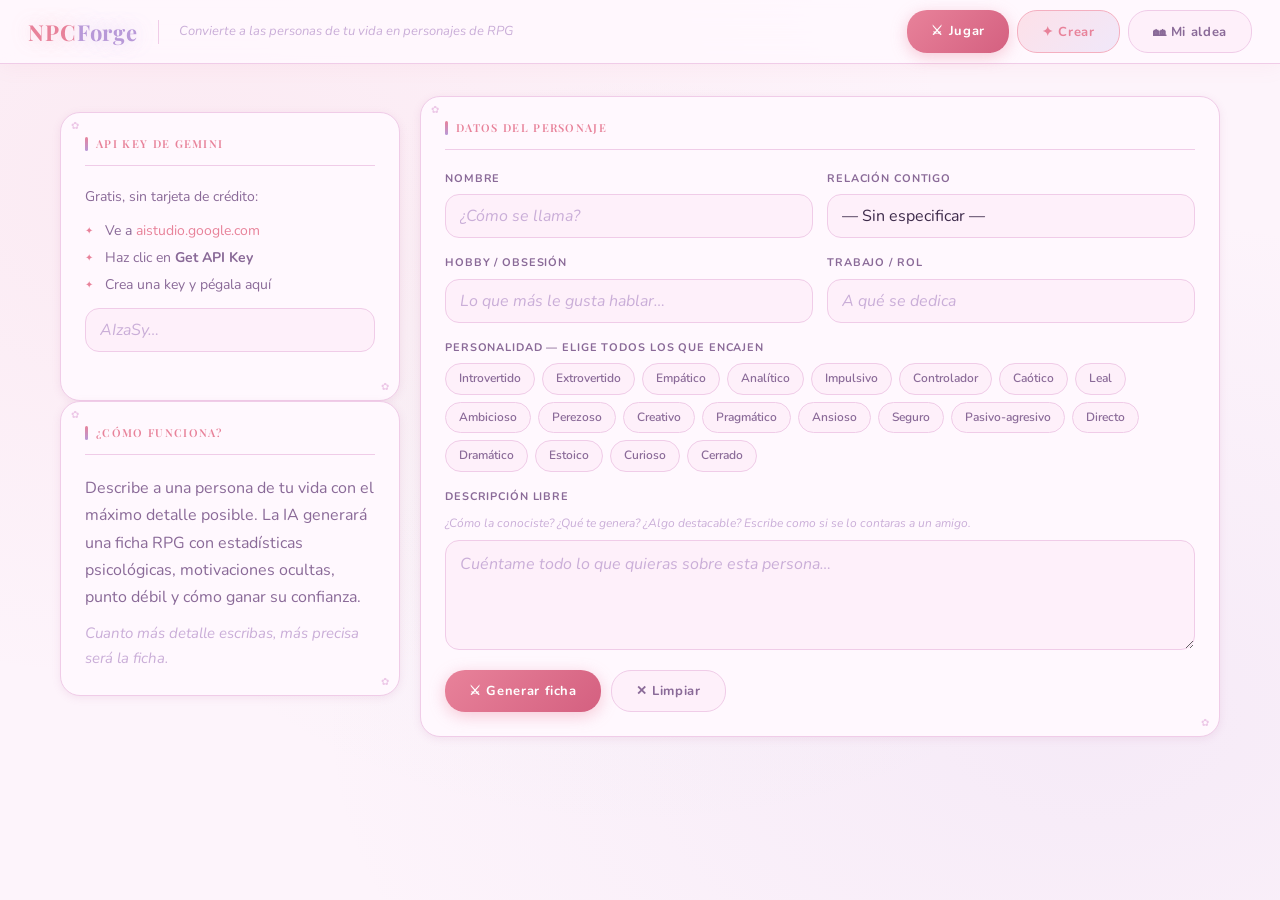
<file: index.html>
<!DOCTYPE html>
<html lang="es">
<head>
  <meta charset="UTF-8">
  <meta name="viewport" content="width=device-width, initial-scale=1.0">
  <title>NPCForge — Fichas de personaje RPG</title>
  <link rel="stylesheet" href="css/base.css">
  <link rel="stylesheet" href="css/layout.css">
  <link rel="stylesheet" href="css/sheet.css">
</head>
<body>

  <header class="site-header">
    <div class="header-logo">
      <span class="logo-npc">NPC</span><span class="logo-forge">Forge</span>
    </div>
    <div class="header-divider"></div>
    <p class="header-tagline">Convierte a las personas de tu vida en personajes de RPG</p>
    <nav style="margin-left:auto; display:flex; gap:8px;">
      <a href="game/index.html" class="btn btn-primary" style="text-decoration:none">⚔ Jugar</a>
      <button class="btn btn-secondary active" data-tab="crear">✦ Crear</button>
      <button class="btn btn-secondary"        data-tab="aldea">🏘 Mi aldea</button>
    </nav>
  </header>

  <div class="main-wrapper">

    <!-- TAB: CREAR -->
    <section class="tab-view active" id="tab-crear">
      <div class="two-col">

        <div>
          <div class="panel api-panel">
            <h2 class="panel-title">API Key de Gemini</h2>
            <p class="api-help">Gratis, sin tarjeta de crédito:</p>
            <ol class="api-steps">
              <li>Ve a <a href="https://aistudio.google.com" target="_blank">aistudio.google.com</a></li>
              <li>Haz clic en <strong>Get API Key</strong></li>
              <li>Crea una key y pégala aquí</li>
            </ol>
            <input type="password" id="apiKey" placeholder="AIzaSy…" autocomplete="off">
            <p class="key-status" id="keyStatus"></p>
          </div>

          <div class="panel" style="margin-top:0">
            <h2 class="panel-title">¿Cómo funciona?</h2>
            <p style="font-size:16px;color:var(--text-dim);line-height:1.7">
              Describe a una persona de tu vida con el máximo detalle posible.
              La IA generará una ficha RPG con estadísticas psicológicas,
              motivaciones ocultas, punto débil y cómo ganar su confianza.
            </p>
            <p style="font-size:15px;color:var(--text-mute);margin-top:10px;font-style:italic">
              Cuanto más detalle escribas, más precisa será la ficha.
            </p>
          </div>
        </div>

        <div>
          <div class="panel">
            <h2 class="panel-title">Datos del personaje</h2>
            <form id="npcForm" class="form-stack">

              <div class="form-row">
                <div class="field-group">
                  <label for="fNombre">Nombre</label>
                  <input type="text" id="fNombre" placeholder="¿Cómo se llama?">
                </div>
                <div class="field-group">
                  <label for="fRelacion">Relación contigo</label>
                  <select id="fRelacion">
                    <option value="">— Sin especificar —</option>
                    <option>Amigo/a íntimo</option>
                    <option>Conocido/a</option>
                    <option>Familiar</option>
                    <option>Pareja / ex pareja</option>
                    <option>Compañero/a de trabajo</option>
                    <option>Jefe / Superior</option>
                    <option>Rival</option>
                    <option>Mentor/a</option>
                    <option>Vecino/a</option>
                  </select>
                </div>
              </div>

              <div class="form-row">
                <div class="field-group">
                  <label for="fHobby">Hobby / Obsesión</label>
                  <input type="text" id="fHobby" placeholder="Lo que más le gusta hablar…">
                </div>
                <div class="field-group">
                  <label for="fTrabajo">Trabajo / Rol</label>
                  <input type="text" id="fTrabajo" placeholder="A qué se dedica">
                </div>
              </div>

              <div class="field-group span-2">
                <label>Personalidad — elige todos los que encajen</label>
                <div class="chip-row" id="personalityChips"></div>
              </div>

              <div class="field-group span-2">
                <label for="fDesc">Descripción libre</label>
                <p class="hint">¿Cómo la conociste? ¿Qué te genera? ¿Algo destacable? Escribe como si se lo contaras a un amigo.</p>
                <textarea id="fDesc" placeholder="Cuéntame todo lo que quieras sobre esta persona…"></textarea>
              </div>

              <div class="form-actions">
                <button type="submit"  class="btn btn-primary"   id="generateBtn">⚔ Generar ficha</button>
                <button type="button"  class="btn btn-secondary" id="clearBtn">✕ Limpiar</button>
              </div>

            </form>
          </div>

          <div id="resultArea" class="hidden"></div>
        </div>

      </div>
    </section>

    <!-- TAB: ALDEA -->
    <section class="tab-view hidden" id="tab-aldea">
      <div class="gallery-header">
        <h2 class="gallery-title">🏘 Mi aldea</h2>
        <span class="count-badge" id="npcCount">0 personajes</span>
      </div>
      <div class="cards-grid" id="cardsGrid"></div>
    </section>

  </div>

  <div id="toast"></div>

  <script src="js/storage.js"></script>
  <script src="js/gemini.js"></script>
  <script src="js/app.js"></script>

</body>
</html>
</file>
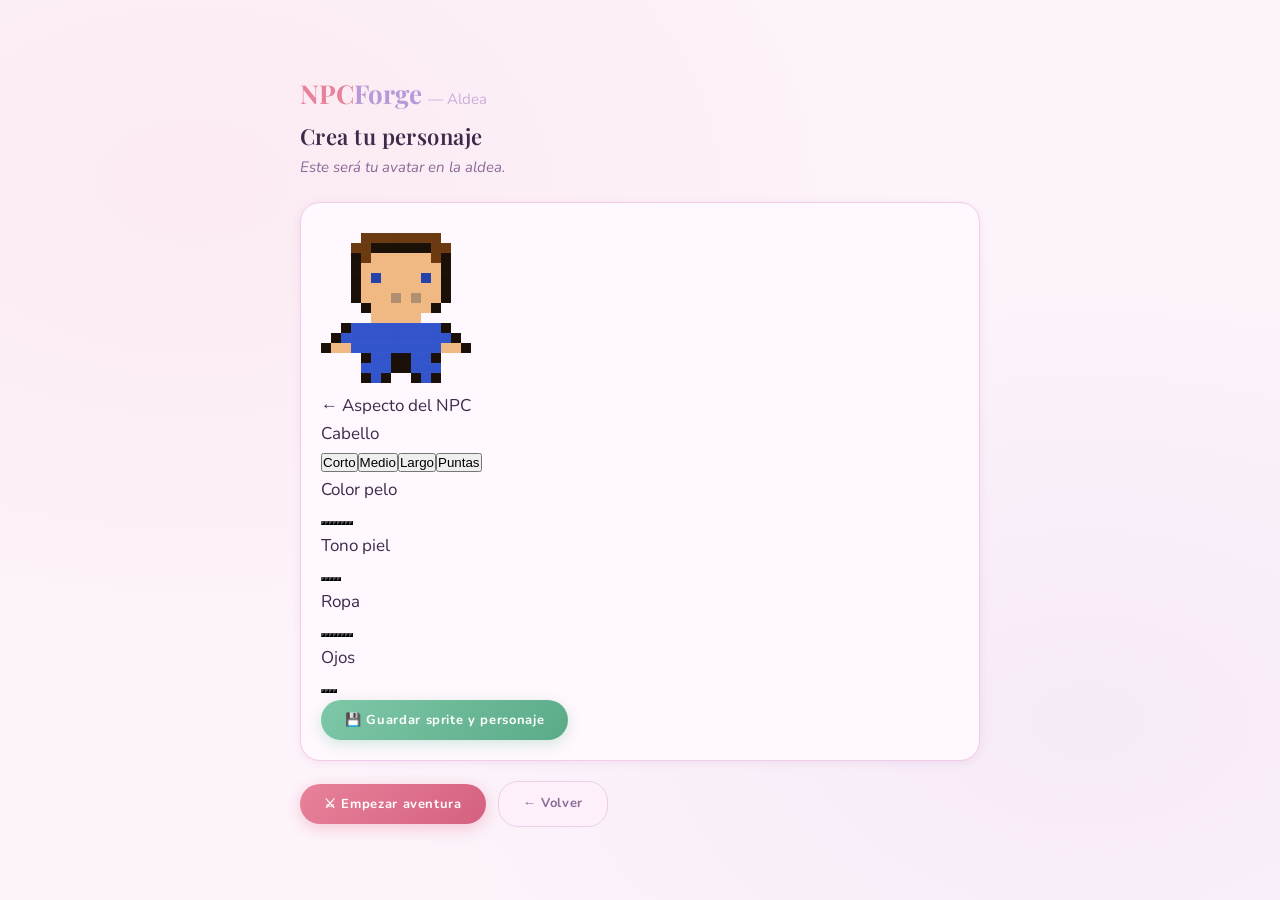
<file: game/index.html>
<!DOCTYPE html>
<html lang="es">
<head>
  <meta charset="UTF-8">
  <meta name="viewport" content="width=device-width, initial-scale=1.0">
  <title>NPCForge — Aldea</title>
  <link rel="stylesheet" href="../css/base.css">
  <link rel="stylesheet" href="../css/layout.css">
  <link rel="stylesheet" href="css/game.css">
</head>
<body>

  <!-- ── Pantalla creación de personaje ── -->
  <div id="playerCreation">
    <div class="create-wrapper">
      <div class="create-logo">
        <span class="npc">NPC</span><span class="forge">Forge</span>
        <span class="game"> — Aldea</span>
      </div>
      <h2 class="create-title">Crea tu personaje</h2>
      <p class="create-sub">Este será tu avatar en la aldea.</p>
      <div id="playerEditorContainer" class="create-editor-wrap"></div>
      <div class="create-actions">
        <button class="btn btn-primary" onclick="confirmPlayer()">⚔ Empezar aventura</button>
        <a href="../index.html" class="btn btn-secondary">← Volver</a>
      </div>
    </div>
  </div>

  <!-- ── Contenedor del juego ── -->
  <div id="gameContainer" class="hidden">
    <div id="gameCanvas"></div>
    <div class="hud-hint">WASD / ↑←↓→ mover &nbsp;·&nbsp; E interactuar &nbsp;·&nbsp; ESC cerrar</div>
    <a href="../index.html" class="hud-back">← NPCForge</a>

    <!-- ── Panel de misiones ── -->
    <div id="missionsPanel" class="hidden">
      <div class="missions-header">
        <span class="missions-title">🌸 MISIONES</span>
        <span class="missions-npc-label">con <b id="missionsNpcName"></b></span>
        <span class="missions-counter" id="missionsCounter">0/3</span>
      </div>
      <div class="relation-row">
        <span class="relation-label">Relación</span>
        <span class="relation-badge" id="relationBadge">🌫️ Desconocida</span>
      </div>
      <div id="missionsList" class="missions-list"></div>
    </div>

    <div id="dialogOverlay" class="hidden">
      <div class="dialog-box">
        <div class="dialog-head">
          <img id="dialogNpcSprite" alt="sprite">
          <div>
            <p id="dialogNpcName"></p>
            <p id="dialogNpcArch"></p>
          </div>
          <button class="dialog-close" onclick="Dialog.close()">✕</button>
        </div>
        <div id="dialogHistory"></div>
        <div id="dialogOptions" class="dialog-options hidden"></div>
        <div class="dialog-input-row">
          <input type="text" id="dialogInput" placeholder="Di algo…" autocomplete="off"
            onkeydown="if(event.key==='Enter'){ event.stopPropagation(); Dialog.send(); }">
          <button onclick="Dialog.send()">→</button>
        </div>
      </div>
    </div>
  </div>

  <script src="../js/storage.js"></script>
  <script src="js/missions.js"></script>
  <script src="js/stats.js"></script>
  <script src="../js/sprite-editor.js"></script>

  <script>
    window.preloadedImages = {};

    function loadImage(key, dataUrl) {
      return new Promise(resolve => {
        const img = new Image();
        img.onload  = () => { window.preloadedImages[key] = img; resolve(); };
        img.onerror = () => resolve();
        img.src = dataUrl;
      });
    }

    async function _launchGame() {
      document.getElementById('playerCreation').classList.add('hidden');
      document.getElementById('gameContainer').classList.remove('hidden');

      const playerData = JSON.parse(localStorage.getItem('npcforge_player') || 'null');
      if (playerData?.spriteData) {
        await loadImage('player_spr', playerData.spriteData);
      }

      const npcs = Storage.getAll();
      await Promise.all(
        npcs.filter(n => n.spriteData).map(n => loadImage(`npc_${n.id}`, n.spriteData))
      );

      const phaserScript = document.createElement('script');
      phaserScript.src = 'https://cdnjs.cloudflare.com/ajax/libs/phaser/3.60.0/phaser.min.js';
      phaserScript.onload = () => {
        const dialogScript = document.createElement('script');
        dialogScript.src = 'js/dialog.js';
        dialogScript.onload = () => {
          const worldScript = document.createElement('script');
          worldScript.src = 'js/world.js';
          worldScript.onload = () => {
            new Phaser.Game({
              type:   Phaser.CANVAS,
              width:  window.innerWidth,
              height: window.innerHeight,
              pixelArt: true,
              backgroundColor: '#1a1830',
              parent: 'gameCanvas',
              scale: {
                mode:            Phaser.Scale.RESIZE,
                autoCenter:      Phaser.Scale.CENTER_BOTH,
              },
              physics: { default: 'arcade', arcade: { debug: false } },
              scene:   [WorldScene]
            });
          };
          document.body.appendChild(worldScript);
        };
        document.body.appendChild(dialogScript);
      };
      document.body.appendChild(phaserScript);
    }

    async function confirmPlayer() {
      const spriteData  = SpriteEditor.getSprite();
      const spriteState = SpriteEditor.getState();
      localStorage.setItem('npcforge_player', JSON.stringify({ spriteData, spriteState }));
      await _launchGame();
    }

    const savedPlayer = JSON.parse(localStorage.getItem('npcforge_player') || 'null');
    if (savedPlayer?.spriteData) {
      _launchGame();
    } else {
      SpriteEditor.mount(document.getElementById('playerEditorContainer'), null);
    }
  </script>

</body>
</html>
</file>
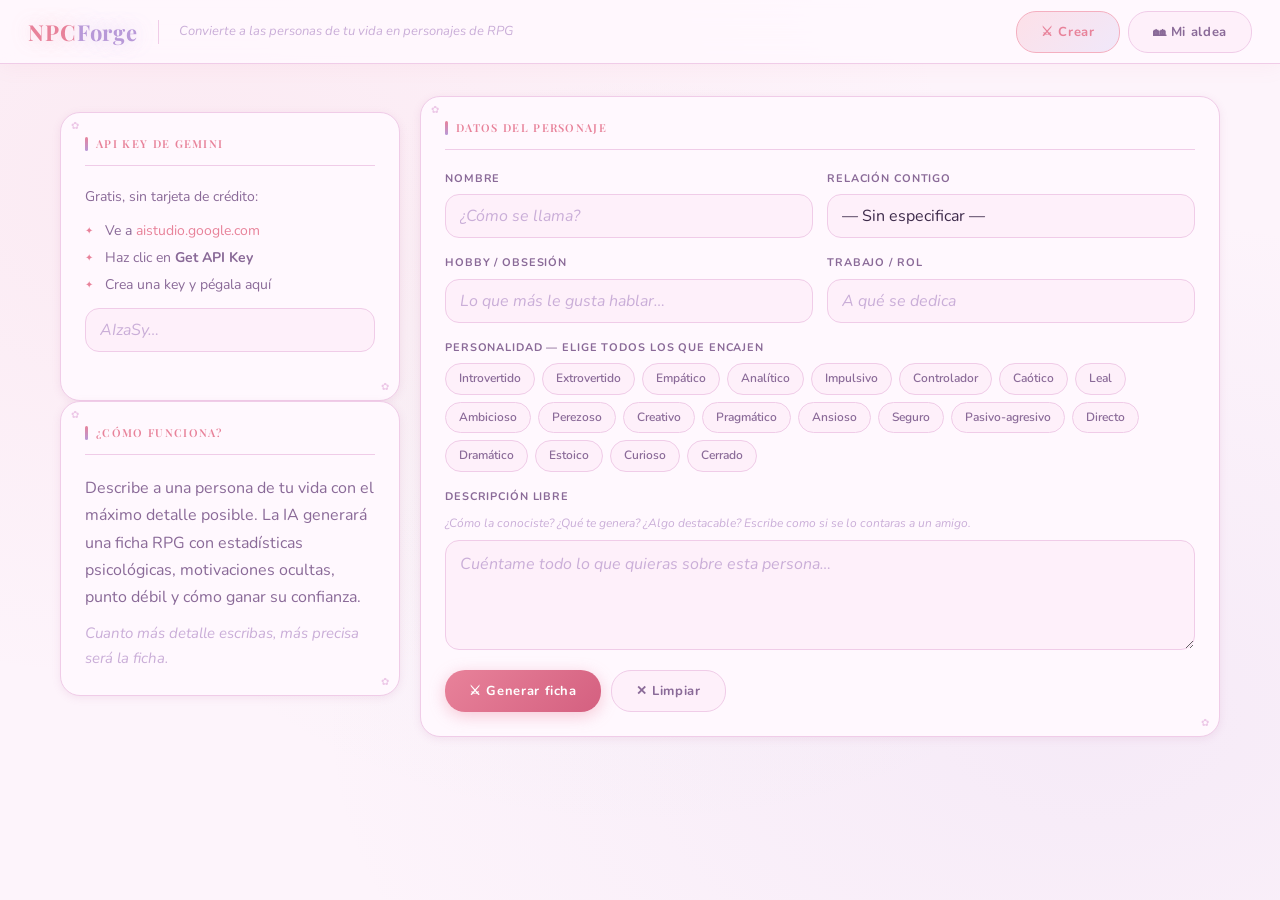
<file: index (1).html>
<!DOCTYPE html>
<html lang="es">
<head>
  <meta charset="UTF-8">
  <meta name="viewport" content="width=device-width, initial-scale=1.0">
  <title>NPCForge — Fichas de personaje RPG</title>
  <link rel="stylesheet" href="css/base.css">
  <link rel="stylesheet" href="css/layout.css">
  <link rel="stylesheet" href="css/sheet.css">
</head>
<body>

  <header class="site-header">
    <div class="header-logo">
      <span class="logo-npc">NPC</span><span class="logo-forge">Forge</span>
    </div>
    <div class="header-divider"></div>
    <p class="header-tagline">Convierte a las personas de tu vida en personajes de RPG</p>
    <nav style="margin-left:auto; display:flex; gap:8px;">
      <button class="btn btn-secondary active" data-tab="crear">⚔ Crear</button>
      <button class="btn btn-secondary"        data-tab="aldea">🏘 Mi aldea</button>
    </nav>
  </header>

  <div class="main-wrapper">

    <!-- TAB: CREAR -->
    <section class="tab-view active" id="tab-crear">
      <div class="two-col">

        <div>
          <div class="panel api-panel">
            <h2 class="panel-title">API Key de Gemini</h2>
            <p class="api-help">Gratis, sin tarjeta de crédito:</p>
            <ol class="api-steps">
              <li>Ve a <a href="https://aistudio.google.com" target="_blank">aistudio.google.com</a></li>
              <li>Haz clic en <strong>Get API Key</strong></li>
              <li>Crea una key y pégala aquí</li>
            </ol>
            <input type="password" id="apiKey" placeholder="AIzaSy…" autocomplete="off">
            <p class="key-status" id="keyStatus"></p>
          </div>

          <div class="panel" style="margin-top:0">
            <h2 class="panel-title">¿Cómo funciona?</h2>
            <p style="font-size:16px;color:var(--text-dim);line-height:1.7">
              Describe a una persona de tu vida con el máximo detalle posible.
              La IA generará una ficha RPG con estadísticas psicológicas,
              motivaciones ocultas, punto débil y cómo ganar su confianza.
            </p>
            <p style="font-size:15px;color:var(--text-mute);margin-top:10px;font-style:italic">
              Cuanto más detalle escribas, más precisa será la ficha.
            </p>
          </div>
        </div>

        <div>
          <div class="panel">
            <h2 class="panel-title">Datos del personaje</h2>
            <form id="npcForm" class="form-stack">

              <div class="form-row">
                <div class="field-group">
                  <label for="fNombre">Nombre</label>
                  <input type="text" id="fNombre" placeholder="¿Cómo se llama?">
                </div>
                <div class="field-group">
                  <label for="fRelacion">Relación contigo</label>
                  <select id="fRelacion">
                    <option value="">— Sin especificar —</option>
                    <option>Amigo/a íntimo</option>
                    <option>Conocido/a</option>
                    <option>Familiar</option>
                    <option>Pareja / ex pareja</option>
                    <option>Compañero/a de trabajo</option>
                    <option>Jefe / Superior</option>
                    <option>Rival</option>
                    <option>Mentor/a</option>
                    <option>Vecino/a</option>
                  </select>
                </div>
              </div>

              <div class="form-row">
                <div class="field-group">
                  <label for="fHobby">Hobby / Obsesión</label>
                  <input type="text" id="fHobby" placeholder="Lo que más le gusta hablar…">
                </div>
                <div class="field-group">
                  <label for="fTrabajo">Trabajo / Rol</label>
                  <input type="text" id="fTrabajo" placeholder="A qué se dedica">
                </div>
              </div>

              <div class="field-group span-2">
                <label>Personalidad — elige todos los que encajen</label>
                <div class="chip-row" id="personalityChips"></div>
              </div>

              <div class="field-group span-2">
                <label for="fDesc">Descripción libre</label>
                <p class="hint">¿Cómo la conociste? ¿Qué te genera? ¿Algo destacable? Escribe como si se lo contaras a un amigo.</p>
                <textarea id="fDesc" placeholder="Cuéntame todo lo que quieras sobre esta persona…"></textarea>
              </div>

              <div class="form-actions">
                <button type="submit"  class="btn btn-primary"   id="generateBtn">⚔ Generar ficha</button>
                <button type="button"  class="btn btn-secondary" id="clearBtn">✕ Limpiar</button>
              </div>

            </form>
          </div>

          <div id="resultArea" class="hidden"></div>
        </div>

      </div>
    </section>

    <!-- TAB: ALDEA -->
    <section class="tab-view hidden" id="tab-aldea">
      <div class="gallery-header">
        <h2 class="gallery-title">🏘 Mi aldea</h2>
        <span class="count-badge" id="npcCount">0 personajes</span>
      </div>
      <div class="cards-grid" id="cardsGrid"></div>
    </section>

  </div>

  <div id="toast"></div>

  <script src="js/storage.js"></script>
  <script src="js/gemini.js"></script>
  <script src="js/app.js"></script>

</body>
</html>
</file>
<file: css/base.css>
/* ================================================
   base.css — Tema girlie pastel ✨
   ================================================ */

@import url('https://fonts.googleapis.com/css2?family=Playfair+Display:ital,wght@0,400;0,600;0,700;1,400&family=Nunito:wght@300;400;500;600;700&family=Space+Mono:ital,wght@0,400;0,700;1,400&display=swap');

/* ── Variables ── */
:root {
  /* Fondos */
  --bg:          #fdf4fb;
  --surface-1:   #fff8fe;
  --surface-2:   #fef0fa;
  --surface-3:   #fce8f5;

  /* Bordes */
  --border:      #f0cce8;
  --border-lit:  #e0a8d8;

  /* Paleta pastel */
  --rose:           #e8829a;
  --rose-light:     #f4afc0;
  --rose-pale:      #fde0e8;
  --lavender:       #b899d8;
  --lavender-light: #d4bfee;
  --lavender-pale:  #f0e8fa;
  --mint:           #7ec8a8;
  --mint-light:     #a8dfc4;
  --mint-pale:      #e0f5ec;
  --peach:          #f0a878;
  --peach-light:    #f8c8a8;
  --peach-pale:     #feeee4;
  --gold:           #c9a84c;
  --gold-light:     #e8c96a;

  /* Alias */
  --red:         var(--rose);
  --red-bright:  var(--rose-light);
  --teal:        var(--mint);
  --teal-light:  var(--mint-light);
  --purple:      var(--lavender);

  /* Texto */
  --text:        #3d2a4a;
  --text-dim:    #8a6a98;
  --text-mute:   #caaed8;

  /* Sombras */
  --shadow-sm:   0 2px 8px rgba(180, 100, 160, 0.12);
  --shadow-md:   0 4px 20px rgba(180, 100, 160, 0.18);
  --shadow-lg:   0 8px 32px rgba(180, 100, 160, 0.22);
  --shadow-glow: 0 0 24px rgba(232, 130, 154, 0.35);

  /* Tipografía */
  --font-display: 'Playfair Display', serif;
  --font-body:    'Nunito', sans-serif;
  --font-mono:    'Space Mono', monospace;

  /* Radios */
  --radius-sm: 8px;
  --radius-md: 14px;
  --radius-lg: 20px;
  --radius-xl: 28px;

  /* Transiciones */
  --transition: 0.25s cubic-bezier(0.34, 1.56, 0.64, 1);
  --transition-fast: 0.15s ease;
}

/* ── Reset ── */
*, *::before, *::after {
  box-sizing: border-box;
  margin: 0;
  padding: 0;
}

html { scroll-behavior: smooth; }

body {
  font-family: var(--font-body);
  font-size: 17px;
  color: var(--text);
  background: var(--bg);
  background-image:
    radial-gradient(ellipse at 15% 20%, rgba(232, 130, 154, 0.09) 0%, transparent 50%),
    radial-gradient(ellipse at 85% 80%, rgba(184, 153, 216, 0.11) 0%, transparent 50%),
    radial-gradient(ellipse at 50% 50%, rgba(126, 200, 168, 0.05) 0%, transparent 60%);
  min-height: 100vh;
  line-height: 1.65;
}

/* ── Tipografía ── */
h1, h2, h3 {
  font-family: var(--font-display);
  font-weight: 600;
  letter-spacing: 0.02em;
  line-height: 1.3;
}

a {
  color: var(--rose);
  text-decoration: none;
  transition: color var(--transition-fast);
}
a:hover { color: var(--lavender); text-decoration: underline; }

/* ── Utilidades ── */
.hidden { display: none !important; }

.text-rose     { color: var(--rose); }
.text-lavender { color: var(--lavender); }
.text-mint     { color: var(--mint); }
.text-dim      { color: var(--text-dim); }
.text-gold     { color: var(--gold); }
.text-red      { color: var(--rose); }
.text-teal     { color: var(--mint-light); }
.text-mute     { color: var(--text-mute); }

.mono { font-family: var(--font-mono); font-size: 14px; }

/* ── Scrollbar ── */
::-webkit-scrollbar { width: 6px; }
::-webkit-scrollbar-track { background: var(--surface-2); }
::-webkit-scrollbar-thumb { background: var(--border-lit); border-radius: 99px; }
::-webkit-scrollbar-thumb:hover { background: var(--rose-light); }

/* ── Selección ── */
::selection {
  background: var(--rose-pale);
  color: var(--rose);
}

/* ── Animaciones ── */
@keyframes floatUp {
  0%   { opacity: 0; transform: translateY(16px); }
  100% { opacity: 1; transform: translateY(0); }
}

@keyframes fadeIn {
  from { opacity: 0; }
  to   { opacity: 1; }
}

@keyframes shimmer {
  0%   { background-position: -200% center; }
  100% { background-position: 200% center; }
}

@keyframes pulse-soft {
  0%, 100% { opacity: 1; transform: scale(1); }
  50%       { opacity: 0.7; transform: scale(0.97); }
}

@keyframes sparkle {
  0%, 100% { transform: scale(1) rotate(0deg); opacity: 1; }
  33%       { transform: scale(1.15) rotate(8deg); opacity: 0.85; }
  66%       { transform: scale(0.9) rotate(-5deg); opacity: 0.9; }
}

@keyframes bounceIn {
  0%   { transform: scale(0.85); opacity: 0; }
  60%  { transform: scale(1.04); opacity: 1; }
  100% { transform: scale(1); }
}

@keyframes slideDown {
  from { opacity: 0; transform: translateY(-10px); }
  to   { opacity: 1; transform: translateY(0); }
}

@keyframes flicker {
  0%, 100% { opacity: 1; }
  50%       { opacity: 0.5; }
}

@keyframes float {
  0%, 100% { transform: translateY(0px); }
  50%       { transform: translateY(-4px); }
}

/* ── Toast ── */
#toast {
  position: fixed;
  bottom: 24px;
  right: 24px;
  background: linear-gradient(135deg, var(--rose), var(--lavender));
  color: #fff;
  font-family: var(--font-body);
  font-size: 14px;
  font-weight: 600;
  padding: 12px 20px;
  border-radius: var(--radius-lg);
  box-shadow: var(--shadow-glow);
  z-index: 999;
  transform: translateY(60px) scale(0.9);
  opacity: 0;
  transition: transform 0.4s cubic-bezier(0.34, 1.56, 0.64, 1), opacity 0.3s ease;
  pointer-events: none;
}
#toast.show {
  transform: translateY(0) scale(1);
  opacity: 1;
}
</file>
<file: css/layout.css>
/* ================================================
   layout.css — Layout girlie ✨
   ================================================ */

/* ── Header ── */
.site-header {
  background: rgba(255, 248, 254, 0.85);
  backdrop-filter: blur(16px);
  -webkit-backdrop-filter: blur(16px);
  border-bottom: 1px solid var(--border);
  padding: 0 28px;
  display: flex;
  align-items: center;
  gap: 20px;
  height: 64px;
  position: sticky;
  top: 0;
  z-index: 100;
  box-shadow: 0 2px 20px rgba(232, 130, 154, 0.08);
}

.header-logo {
  font-family: var(--font-display);
  font-size: 22px;
  font-weight: 700;
  letter-spacing: 0.04em;
  line-height: 1;
  animation: float 4s ease-in-out infinite;
}
.logo-npc   {
  color: var(--rose);
  text-shadow: 0 0 20px rgba(232, 130, 154, 0.4);
}
.logo-forge {
  color: var(--lavender);
  text-shadow: 0 0 20px rgba(184, 153, 216, 0.4);
}

.header-tagline {
  font-size: 13px;
  color: var(--text-mute);
  font-style: italic;
  font-family: var(--font-body);
}

.header-divider {
  width: 1px;
  height: 24px;
  background: var(--border);
  flex-shrink: 0;
}

/* ── Wrapper principal ── */
.main-wrapper {
  max-width: 1200px;
  margin: 0 auto;
  padding: 32px 20px 64px;
  animation: floatUp 0.5s ease both;
}

/* ── Panel genérico ── */
.panel {
  background: var(--surface-1);
  border: 1px solid var(--border);
  border-radius: var(--radius-lg);
  padding: 24px;
  position: relative;
  box-shadow: var(--shadow-sm);
  transition: box-shadow var(--transition-fast);
}
.panel:hover {
  box-shadow: var(--shadow-md);
}

/* Decoración esquinas */
.panel::before,
.panel::after {
  content: '✿';
  position: absolute;
  font-size: 10px;
  color: var(--border-lit);
  line-height: 1;
  opacity: 0.6;
}
.panel::before { top: 8px; left: 10px; }
.panel::after  { bottom: 8px; right: 10px; }

.panel-title {
  font-family: var(--font-display);
  font-size: 11px;
  font-weight: 600;
  letter-spacing: 0.12em;
  color: var(--rose);
  text-transform: uppercase;
  padding-bottom: 14px;
  margin-bottom: 20px;
  border-bottom: 1px solid var(--border);
  display: flex;
  align-items: center;
  gap: 8px;
}
.panel-title::before {
  content: '';
  display: inline-block;
  width: 3px;
  height: 14px;
  background: linear-gradient(to bottom, var(--rose), var(--lavender));
  border-radius: 99px;
}

/* ── Layout de dos columnas ── */
.two-col {
  display: grid;
  grid-template-columns: 340px 1fr;
  gap: 20px;
  align-items: start;
}

/* ── Formulario ── */
.form-stack {
  display: flex;
  flex-direction: column;
  gap: 16px;
}

.form-row {
  display: grid;
  grid-template-columns: 1fr 1fr;
  gap: 14px;
}

.field-group {
  display: flex;
  flex-direction: column;
  gap: 6px;
}
.field-group.span-2 { grid-column: 1 / -1; }

.field-group label {
  font-family: var(--font-body);
  font-size: 11px;
  font-weight: 700;
  letter-spacing: 0.08em;
  color: var(--text-dim);
  text-transform: uppercase;
}

.field-group .hint {
  font-size: 12px;
  color: var(--text-mute);
  font-style: italic;
  margin-top: 2px;
}

/* ── Inputs ── */
input[type="text"],
input[type="password"],
select,
textarea {
  width: 100%;
  background: var(--surface-2);
  border: 1.5px solid var(--border);
  color: var(--text);
  font-family: var(--font-body);
  font-size: 16px;
  padding: 10px 14px;
  outline: none;
  transition: border-color 0.2s, box-shadow 0.2s, background 0.2s;
  appearance: none;
  border-radius: var(--radius-md);
}

input:focus,
select:focus,
textarea:focus {
  border-color: var(--rose);
  background: var(--surface-1);
  box-shadow: 0 0 0 3px rgba(232, 130, 154, 0.15);
}

input::placeholder,
textarea::placeholder {
  color: var(--text-mute);
  font-style: italic;
}

select option { background: var(--surface-2); }

textarea {
  resize: vertical;
  min-height: 110px;
  line-height: 1.65;
}

/* ── Chips de personalidad ── */
.chip-row {
  display: flex;
  flex-wrap: wrap;
  gap: 7px;
}

.chip {
  font-family: var(--font-body);
  font-size: 12px;
  font-weight: 600;
  padding: 5px 13px;
  border: 1.5px solid var(--border);
  color: var(--text-dim);
  cursor: pointer;
  user-select: none;
  transition: all var(--transition);
  background: var(--surface-2);
  border-radius: 99px;
}
.chip:hover {
  border-color: var(--rose-light);
  color: var(--rose);
  background: var(--rose-pale);
  transform: translateY(-1px);
  box-shadow: var(--shadow-sm);
}
.chip.active {
  background: linear-gradient(135deg, var(--rose), var(--lavender));
  border-color: transparent;
  color: #fff;
  transform: translateY(-1px);
  box-shadow: 0 4px 12px rgba(232, 130, 154, 0.35);
}

/* ── Botones ── */
.btn {
  font-family: var(--font-body);
  font-size: 13px;
  font-weight: 700;
  letter-spacing: 0.05em;
  padding: 11px 24px;
  border: none;
  cursor: pointer;
  transition: all var(--transition);
  display: inline-flex;
  align-items: center;
  gap: 8px;
  border-radius: var(--radius-lg);
  position: relative;
  overflow: hidden;
}

.btn::after {
  content: '';
  position: absolute;
  inset: 0;
  background: rgba(255,255,255,0);
  transition: background 0.2s;
  border-radius: inherit;
}
.btn:hover::after { background: rgba(255,255,255,0.12); }
.btn:active { transform: scale(0.97); }
.btn:disabled {
  opacity: 0.45;
  cursor: not-allowed;
  transform: none;
}

.btn-primary {
  background: linear-gradient(135deg, var(--rose), #d46080);
  color: #fff;
  box-shadow: 0 4px 16px rgba(232, 130, 154, 0.4);
}
.btn-primary:hover:not(:disabled) {
  box-shadow: 0 6px 22px rgba(232, 130, 154, 0.55);
  transform: translateY(-1px);
}

.btn-secondary {
  background: var(--surface-2);
  border: 1.5px solid var(--border);
  color: var(--text-dim);
}
.btn-secondary:hover:not(:disabled) {
  border-color: var(--rose-light);
  color: var(--rose);
  background: var(--rose-pale);
  transform: translateY(-1px);
}
.btn-secondary.active {
  background: linear-gradient(135deg, var(--rose-pale), var(--lavender-pale));
  border-color: var(--rose-light);
  color: var(--rose);
}

.btn-save {
  background: linear-gradient(135deg, var(--mint), #5aaa88);
  color: #fff;
  box-shadow: 0 4px 14px rgba(126, 200, 168, 0.35);
}
.btn-save:hover:not(:disabled) {
  box-shadow: 0 6px 20px rgba(126, 200, 168, 0.5);
  transform: translateY(-1px);
}

.form-actions {
  display: flex;
  gap: 10px;
  flex-wrap: wrap;
  padding-top: 4px;
}

/* ── Panel API key ── */
.api-panel { margin-top: 16px; }

.api-help {
  font-size: 14px;
  color: var(--text-dim);
  line-height: 1.6;
  margin-bottom: 10px;
}

.api-steps {
  list-style: none;
  display: flex;
  flex-direction: column;
  gap: 4px;
  margin-bottom: 12px;
}
.api-steps li {
  font-size: 14px;
  color: var(--text-dim);
  padding-left: 20px;
  position: relative;
}
.api-steps li::before {
  content: '✦';
  position: absolute;
  left: 0;
  color: var(--rose);
  font-size: 10px;
  top: 4px;
}

.key-status {
  font-size: 13px;
  margin-top: 6px;
  min-height: 18px;
  font-style: italic;
}
.key-status.ok    { color: var(--mint); }
.key-status.error { color: var(--rose); }

/* ── Galería ── */
.gallery-header {
  display: flex;
  align-items: center;
  gap: 14px;
  margin-bottom: 24px;
}
.gallery-title {
  font-family: var(--font-display);
  font-size: 22px;
  color: var(--rose);
}
.count-badge {
  font-family: var(--font-mono);
  font-size: 13px;
  color: var(--text-dim);
  background: var(--rose-pale);
  border: 1px solid var(--border);
  padding: 3px 10px;
  border-radius: 99px;
}

.cards-grid {
  display: grid;
  grid-template-columns: repeat(auto-fill, minmax(260px, 1fr));
  gap: 16px;
}

/* ── Empty state ── */
.empty-state {
  grid-column: 1 / -1;
  text-align: center;
  padding: 80px 20px;
  color: var(--text-mute);
  border: 2px dashed var(--border);
  border-radius: var(--radius-xl);
  background: var(--surface-1);
}
.empty-icon  { font-size: 48px; display: block; margin-bottom: 16px; animation: float 3s ease-in-out infinite; }
.empty-title { font-family: var(--font-display); font-size: 16px; color: var(--text-dim); margin-bottom: 6px; }
.empty-sub   { font-size: 15px; }

/* ── Tarjeta ── */
.npc-card {
  background: var(--surface-1);
  border: 1.5px solid var(--border);
  border-radius: var(--radius-lg);
  cursor: pointer;
  transition: all var(--transition);
  overflow: hidden;
  box-shadow: var(--shadow-sm);
}
.npc-card:hover {
  border-color: var(--rose-light);
  transform: translateY(-3px);
  box-shadow: var(--shadow-md);
}

.card-sprite {
  width: 40px;
  height: 40px;
  image-rendering: pixelated;
  border: 1.5px solid var(--border);
  border-radius: var(--radius-sm);
}

.card-header {
  padding: 16px;
  border-bottom: 1px solid var(--border);
  display: flex;
  align-items: flex-start;
  gap: 10px;
}
.card-name {
  font-family: var(--font-display);
  font-size: 16px;
  color: var(--text);
  margin-bottom: 3px;
}
.card-archetype {
  font-size: 13px;
  color: var(--lavender);
  font-style: italic;
}
.card-relation {
  font-size: 12px;
  color: var(--text-mute);
  margin-top: 2px;
}

.card-quote {
  padding: 12px 16px;
  font-style: italic;
  font-size: 14px;
  color: var(--text-dim);
  border-bottom: 1px solid var(--border);
  background: linear-gradient(135deg, var(--rose-pale), var(--lavender-pale));
  line-height: 1.5;
}
.card-quote::before { content: '"'; color: var(--rose); font-size: 20px; line-height: 0; vertical-align: -5px; }
.card-quote::after  { content: '"'; color: var(--rose); font-size: 20px; line-height: 0; vertical-align: -5px; }

.card-actions { display: flex; }
.card-act {
  flex: 1;
  padding: 9px;
  font-family: var(--font-body);
  font-size: 11px;
  font-weight: 700;
  letter-spacing: 0.04em;
  background: transparent;
  border: none;
  border-right: 1px solid var(--border);
  color: var(--text-mute);
  cursor: pointer;
  transition: all var(--transition-fast);
  text-transform: uppercase;
}
.card-act:last-child { border-right: none; }
.card-act:hover      { background: var(--surface-2); color: var(--text); }
.card-act.view:hover { color: var(--rose); background: var(--rose-pale); }
.card-act.del:hover  { color: #e05555; background: #fff0f0; }

/* ── Loading ── */
.loading-msg {
  text-align: center;
  padding: 48px;
  background: var(--surface-1);
  border: 1px solid var(--border);
  border-radius: var(--radius-xl);
}
.loading-title {
  font-family: var(--font-display);
  font-size: 16px;
  color: var(--rose);
  margin-bottom: 8px;
  animation: pulse-soft 1.5s ease-in-out infinite;
}
.loading-sub {
  font-size: 15px;
  color: var(--text-mute);
  font-style: italic;
}

/* ── Responsive ── */
@media (max-width: 900px) {
  .two-col { grid-template-columns: 1fr; }
  .form-row { grid-template-columns: 1fr; }
  .site-header { padding: 0 16px; }
  .header-tagline { display: none; }
}
</file>
<file: css/sheet.css>
/* ================================================
   sheet.css — Ficha RPG girlie ✨
   ================================================ */

.rpg-sheet {
  background: var(--surface-1);
  border: 1.5px solid var(--border);
  border-radius: var(--radius-xl);
  overflow: hidden;
  box-shadow: var(--shadow-md);
  animation: bounceIn 0.45s cubic-bezier(0.34, 1.56, 0.64, 1) both;
}

/* ── Cabecera ── */
.sheet-head {
  background: linear-gradient(135deg, #fce4f0 0%, #ede0f8 50%, #dff0f4 100%);
  border-bottom: 2px solid var(--border);
  padding: 28px 28px 22px;
  position: relative;
  overflow: hidden;
}

.sheet-head::before {
  content: '🌸';
  position: absolute;
  right: 28px;
  top: 50%;
  transform: translateY(-50%);
  font-size: 64px;
  opacity: 0.18;
  pointer-events: none;
  animation: sparkle 4s ease-in-out infinite;
}

.sheet-archetype {
  font-family: var(--font-body);
  font-size: 11px;
  font-weight: 700;
  letter-spacing: 0.18em;
  color: var(--rose);
  text-transform: uppercase;
  margin-bottom: 6px;
}

.sheet-name {
  font-family: var(--font-display);
  font-size: 32px;
  font-weight: 700;
  color: var(--text);
  line-height: 1.1;
  margin-bottom: 6px;
}

.sheet-motto {
  font-family: var(--font-display);
  font-size: 14px;
  font-style: italic;
  color: var(--text-dim);
  padding-top: 10px;
  border-top: 1px solid var(--border);
  margin-top: 10px;
}
.sheet-motto::before { content: '"'; color: var(--rose); }
.sheet-motto::after  { content: '"'; color: var(--rose); }

/* ── Stats ── */
.sheet-stats {
  display: grid;
  grid-template-columns: repeat(3, 1fr);
  gap: 0;
  border-bottom: 1px solid var(--border);
}

.stat-cell {
  padding: 14px 12px;
  border-right: 1px solid var(--border);
  border-bottom: 1px solid var(--border);
  text-align: center;
  transition: background var(--transition-fast);
}
.stat-cell:hover { background: var(--surface-2); }
.stat-cell:nth-child(3n) { border-right: none; }

.stat-name {
  font-family: var(--font-body);
  font-size: 9px;
  font-weight: 700;
  letter-spacing: 0.12em;
  color: var(--text-mute);
  text-transform: uppercase;
  margin-bottom: 4px;
}

.stat-value {
  font-family: var(--font-mono);
  font-size: 28px;
  font-weight: 700;
  line-height: 1;
  margin-bottom: 6px;
}

/* Colores por stat */
.stat-carisma      .stat-value { color: var(--rose); }
.stat-manipulacion .stat-value { color: var(--lavender); }
.stat-lealtad      .stat-value { color: var(--mint); }
.stat-ego          .stat-value { color: var(--peach); }
.stat-empatia      .stat-value { color: #f0a0d0; }
.stat-drama        .stat-value { color: var(--gold); }

.stat-bar {
  height: 4px;
  background: var(--border);
  border-radius: 99px;
  overflow: hidden;
}

.stat-fill {
  height: 100%;
  border-radius: 99px;
  transition: width 0.8s cubic-bezier(0.34, 1.56, 0.64, 1);
}

.stat-carisma      .stat-fill { background: linear-gradient(90deg, var(--rose-light), var(--rose)); }
.stat-manipulacion .stat-fill { background: linear-gradient(90deg, var(--lavender-light), var(--lavender)); }
.stat-lealtad      .stat-fill { background: linear-gradient(90deg, var(--mint-light), var(--mint)); }
.stat-ego          .stat-fill { background: linear-gradient(90deg, var(--peach-light), var(--peach)); }
.stat-empatia      .stat-fill { background: linear-gradient(90deg, #f8c8e8, #f0a0d0); }
.stat-drama        .stat-fill { background: linear-gradient(90deg, var(--gold-light), var(--gold)); }

/* ── Secciones de info ── */
.sheet-body {
  display: grid;
  grid-template-columns: 1fr 1fr;
}

.sheet-section {
  padding: 18px 20px;
  border-right: 1px solid var(--border);
  border-bottom: 1px solid var(--border);
  animation: floatUp 0.4s ease both;
}
.sheet-section:nth-child(2n) { border-right: none; }
.sheet-section:last-child,
.sheet-section:nth-last-child(2) { border-bottom: none; }

.sheet-section:nth-child(1) { animation-delay: 0.05s; }
.sheet-section:nth-child(2) { animation-delay: 0.10s; }
.sheet-section:nth-child(3) { animation-delay: 0.15s; }
.sheet-section:nth-child(4) { animation-delay: 0.20s; }

.section-label {
  font-family: var(--font-body);
  font-size: 9px;
  font-weight: 700;
  letter-spacing: 0.14em;
  color: var(--text-mute);
  text-transform: uppercase;
  margin-bottom: 6px;
  display: flex;
  align-items: center;
  gap: 5px;
}
.section-label::before {
  content: '';
  display: inline-block;
  width: 2px;
  height: 10px;
  background: linear-gradient(to bottom, var(--rose), var(--lavender));
  border-radius: 99px;
}

.section-text {
  font-size: 15px;
  color: var(--text);
  line-height: 1.55;
}

/* ── Misiones ── */
.sheet-missions {
  padding: 18px 20px;
  border-top: 1px solid var(--border);
  grid-column: 1 / -1;
}

.missions-title {
  font-family: var(--font-body);
  font-size: 9px;
  font-weight: 700;
  letter-spacing: 0.14em;
  color: var(--text-mute);
  text-transform: uppercase;
  margin-bottom: 12px;
  display: flex;
  align-items: center;
  gap: 5px;
}
.missions-title::before {
  content: '';
  display: inline-block;
  width: 2px;
  height: 10px;
  background: linear-gradient(to bottom, var(--rose), var(--lavender));
  border-radius: 99px;
}

.mission-list {
  display: flex;
  flex-direction: column;
  gap: 8px;
}

.mission-entry {
  display: flex;
  align-items: flex-start;
  gap: 10px;
  padding: 10px 14px;
  background: linear-gradient(135deg, var(--rose-pale), var(--lavender-pale));
  border: 1px solid var(--border);
  border-radius: var(--radius-md);
  transition: all var(--transition-fast);
}
.mission-entry:hover {
  border-color: var(--rose-light);
  transform: translateX(3px);
}

.mission-entry-icon { font-size: 18px; flex-shrink: 0; }
.mission-entry-text { font-size: 14px; color: var(--text); line-height: 1.4; }

/* ── Cita ── */
.sheet-quote {
  padding: 20px 24px;
  background: linear-gradient(135deg, var(--rose-pale), var(--lavender-pale));
  border-top: 1px solid var(--border);
  font-family: var(--font-display);
  font-style: italic;
  font-size: 16px;
  color: var(--text-dim);
  text-align: center;
  line-height: 1.6;
}
.sheet-quote::before { content: '🌸 '; }
.sheet-quote::after  { content: ' 🌸'; }

/* ── Footer de la ficha ── */
.sheet-footer {
  padding: 14px 20px;
  border-top: 1px solid var(--border);
  display: flex;
  gap: 8px;
  flex-wrap: wrap;
  background: var(--surface-2);
  border-radius: 0 0 var(--radius-xl) var(--radius-xl);
}

/* ── Botón sprite ── */
.btn-sprite {
  background: linear-gradient(135deg, var(--lavender), #9060c0);
  color: #fff;
  box-shadow: 0 4px 14px rgba(184, 153, 216, 0.4);
}
.btn-sprite:hover:not(:disabled) {
  box-shadow: 0 6px 20px rgba(184, 153, 216, 0.55);
  transform: translateY(-1px);
}

/* ── Editor de sprite ── */
.sprite-editor-panel {
  margin-top: 16px;
  border-top: 1px solid var(--border);
  padding-top: 16px;
}

.sprite-editor {
  display: flex;
  gap: 20px;
  flex-wrap: wrap;
  align-items: flex-start;
}

.se-canvas-wrap {
  position: relative;
  flex-shrink: 0;
}

.se-canvas {
  image-rendering: pixelated;
  image-rendering: crisp-edges;
  border: 1.5px solid var(--border);
  border-radius: var(--radius-sm);
  background:
    repeating-conic-gradient(var(--surface-2) 0% 25%, transparent 0% 50%)
    0 0 / 16px 16px;
}

.se-controls {
  display: flex;
  flex-direction: column;
  gap: 12px;
  flex: 1;
  min-width: 180px;
}

.se-label {
  font-family: var(--font-body);
  font-size: 9px;
  font-weight: 700;
  letter-spacing: 0.1em;
  color: var(--text-mute);
  text-transform: uppercase;
  margin-bottom: 5px;
}

.se-swatches {
  display: flex;
  flex-wrap: wrap;
  gap: 5px;
}

.swatch {
  width: 20px;
  height: 20px;
  border: 2px solid transparent;
  cursor: pointer;
  border-radius: 50%;
  transition: all var(--transition);
}
.swatch:hover    { transform: scale(1.15); border-color: var(--rose-light); }
.swatch.active   { border-color: var(--rose); box-shadow: 0 0 0 2px rgba(232,130,154,0.3); transform: scale(1.1); }

.se-opt-btn {
  font-family: var(--font-body);
  font-size: 11px;
  font-weight: 600;
  padding: 4px 10px;
  border: 1.5px solid var(--border);
  background: var(--surface-2);
  color: var(--text-dim);
  cursor: pointer;
  border-radius: 99px;
  transition: all var(--transition-fast);
}
.se-opt-btn:hover  { border-color: var(--rose-light); color: var(--rose); background: var(--rose-pale); }
.se-opt-btn.active { background: linear-gradient(135deg, var(--rose), var(--lavender)); border-color: transparent; color: #fff; }

/* ── Galería — sprite en tarjeta ── */
.card-sprite {
  width: 40px;
  height: 40px;
  image-rendering: pixelated;
  border: 1.5px solid var(--border);
  border-radius: var(--radius-sm);
  background: var(--surface-2);
}

.card-sprite-empty {
  width: 40px;
  height: 40px;
  border: 1.5px dashed var(--border);
  border-radius: var(--radius-sm);
  display: flex;
  align-items: center;
  justify-content: center;
  font-size: 14px;
  opacity: 0.4;
}
</file>
<file: game/css/game.css>
/* ================================================
   game.css — Juego estilo pastel girlie ✨
   ================================================ */

/* ── Keyframes locales (por si base.css no carga) ── */
@keyframes pulse-soft {
  0%, 100% { opacity: 1; transform: scale(1); }
  50%       { opacity: 0.6; transform: scale(0.97); }
}
@keyframes bounceIn {
  0%   { transform: scale(0.85); opacity: 0; }
  60%  { transform: scale(1.04); opacity: 1; }
  100% { transform: scale(1); }
}
@keyframes floatUp {
  0%   { opacity: 0; transform: translateY(16px); }
  100% { opacity: 1; transform: translateY(0); }
}
@keyframes sparkle {
  0%, 100% { transform: scale(1) rotate(0deg); opacity: 1; }
  33%       { transform: scale(1.15) rotate(8deg); opacity: 0.85; }
  66%       { transform: scale(0.9) rotate(-5deg); opacity: 0.9; }
}
@keyframes float {
  0%, 100% { transform: translateY(0px); }
  50%       { transform: translateY(-4px); }
}

/* ── Pantalla creación de personaje ── */

#playerCreation {
  min-height: 100vh;
  display: flex;
  align-items: center;
  justify-content: center;
  padding: 24px 16px;
  background: var(--bg);
  background-image:
    radial-gradient(ellipse at 15% 20%, rgba(232,130,154,0.09) 0%, transparent 50%),
    radial-gradient(ellipse at 85% 80%, rgba(184,153,216,0.11) 0%, transparent 50%);
}

.create-wrapper {
  max-width: 680px;
  width: 100%;
  animation: floatUp 0.5s ease both;
}

.create-logo {
  font-family: var(--font-display);
  font-size: 26px;
  font-weight: 700;
  margin-bottom: 6px;
}
.create-logo .npc   { color: var(--rose); }
.create-logo .forge { color: var(--lavender); }
.create-logo .game  { color: var(--text-mute); font-size: 15px; font-weight: 400; font-family: var(--font-body); }

.create-title {
  font-family: var(--font-display);
  font-size: 22px;
  color: var(--text);
  margin-bottom: 4px;
}

.create-sub {
  font-size: 15px;
  color: var(--text-dim);
  margin-bottom: 22px;
  font-style: italic;
}

.create-editor-wrap {
  background: var(--surface-1);
  border: 1.5px solid var(--border);
  border-radius: var(--radius-lg);
  padding: 20px;
  margin-bottom: 20px;
  box-shadow: var(--shadow-sm);
}

.create-actions {
  display: flex;
  gap: 12px;
  align-items: center;
}

/* ── Contenedor del juego ── */

#gameContainer {
  position: fixed;
  inset: 0;
  background: #2a1a2e;
}

#gameCanvas {
  position: absolute;
  inset: 0;
  width: 100% !important;
  height: 100% !important;
}

#gameCanvas canvas {
  display: block;
  width: 100% !important;
  height: 100% !important;
  image-rendering: pixelated;
  image-rendering: crisp-edges;
}

/* ── HUD ── */

.hud-hint {
  position: fixed;
  bottom: 14px;
  left: 50%;
  transform: translateX(-50%);
  font-family: var(--font-body);
  font-size: 11px;
  font-weight: 600;
  letter-spacing: 0.06em;
  color: rgba(255,255,255,0.5);
  background: rgba(42, 26, 46, 0.75);
  backdrop-filter: blur(8px);
  padding: 7px 16px;
  border: 1px solid rgba(232,130,154,0.2);
  border-radius: 99px;
  pointer-events: none;
  white-space: nowrap;
}

.hud-back {
  position: fixed;
  top: 14px;
  left: 16px;
  font-family: var(--font-body);
  font-size: 11px;
  font-weight: 700;
  color: rgba(255,255,255,0.7);
  background: rgba(42, 26, 46, 0.8);
  backdrop-filter: blur(8px);
  padding: 8px 14px;
  border: 1px solid rgba(232,130,154,0.25);
  border-radius: var(--radius-lg);
  text-decoration: none;
  transition: all 0.2s;
  z-index: 50;
}
.hud-back:hover {
  color: var(--rose-light);
  border-color: rgba(232,130,154,0.6);
  background: rgba(42, 26, 46, 0.95);
  text-decoration: none;
}

/* ── Overlay diálogo ── */

#dialogOverlay {
  position: fixed;
  inset: 0;
  display: flex;
  align-items: flex-end;
  justify-content: center;
  padding: 0 16px 16px;
  z-index: 100;
  pointer-events: none;
}
#dialogOverlay:not(.hidden) {
  pointer-events: auto;
}

/* ── Caja de diálogo ── */

.dialog-box {
  background: rgba(255, 248, 254, 0.96);
  backdrop-filter: blur(20px);
  border: 2px solid var(--border-lit);
  border-radius: var(--radius-xl) var(--radius-xl) var(--radius-lg) var(--radius-lg);
  width: 100%;
  max-width: 600px;
  display: flex;
  flex-direction: column;
  box-shadow: 0 -8px 40px rgba(232,130,154,0.25), 0 0 0 1px rgba(232,130,154,0.1);
  animation: bounceIn 0.35s cubic-bezier(0.34,1.56,0.64,1) both;
}

.dialog-head {
  display: flex;
  align-items: center;
  gap: 12px;
  padding: 12px 16px;
  background: linear-gradient(135deg, var(--rose-pale), var(--lavender-pale));
  border-bottom: 1px solid var(--border);
  border-radius: var(--radius-xl) var(--radius-xl) 0 0;
}

#dialogNpcSprite {
  width: 44px;
  height: 44px;
  image-rendering: pixelated;
  border: 2px solid var(--border-lit);
  border-radius: var(--radius-md);
  flex-shrink: 0;
  background: var(--surface-2);
}

#dialogNpcName {
  font-family: var(--font-display);
  font-size: 16px;
  color: var(--text);
  margin-bottom: 2px;
}

#dialogNpcArch {
  font-size: 12px;
  color: var(--lavender);
  font-style: italic;
}

.dialog-close {
  margin-left: auto;
  background: transparent;
  border: 1.5px solid var(--border);
  color: var(--text-mute);
  font-size: 13px;
  cursor: pointer;
  padding: 5px 10px;
  border-radius: var(--radius-md);
  transition: all 0.15s;
  flex-shrink: 0;
}
.dialog-close:hover {
  border-color: var(--rose-light);
  color: var(--rose);
  background: var(--rose-pale);
}

/* Historial */
#dialogHistory {
  min-height: 80px;
  max-height: 180px;
  overflow-y: auto;
  padding: 12px 16px;
  display: flex;
  flex-direction: column;
  gap: 8px;
  scrollbar-width: thin;
  scrollbar-color: var(--border) transparent;
  background: var(--surface-1);
}

.dmsg {
  display: flex;
  gap: 10px;
  font-size: 15px;
  line-height: 1.55;
  align-items: baseline;
}

.dname {
  font-family: var(--font-body);
  font-size: 9px;
  font-weight: 700;
  letter-spacing: 0.08em;
  text-transform: uppercase;
  flex-shrink: 0;
  min-width: 48px;
}

.dtext { color: var(--text); }

.dmsg.user  .dname { color: var(--mint); }
.dmsg.npc   .dname { color: var(--rose); }
.dmsg.sys-err .dname { color: #e05555; }
.dmsg.thinking .dtext {
  color: var(--text-mute);
  font-style: italic;
  animation: pulse-soft 1.2s ease-in-out infinite;
}

/* Opciones */
.dialog-options {
  display: flex;
  flex-direction: column;
  gap: 5px;
  padding: 10px 14px;
  border-top: 1px solid var(--border);
  background: linear-gradient(135deg, var(--rose-pale), var(--lavender-pale));
}
.dialog-options.hidden { display: none; }

.dialog-option-btn {
  background: rgba(255,255,255,0.7);
  border: 1.5px solid var(--border-lit);
  color: var(--text);
  font-family: var(--font-body);
  font-size: 13px;
  font-weight: 600;
  padding: 8px 14px;
  text-align: left;
  cursor: pointer;
  border-radius: var(--radius-md);
  transition: all var(--transition);
  line-height: 1.4;
}
.dialog-option-btn::before {
  content: '✦ ';
  color: var(--rose);
  font-size: 10px;
}
.dialog-option-btn:hover {
  background: white;
  border-color: var(--rose-light);
  color: var(--rose);
  transform: translateX(3px);
  box-shadow: var(--shadow-sm);
}

/* Campo de entrada */
.dialog-input-row {
  display: flex;
  border-top: 1px solid var(--border);
  border-radius: 0 0 var(--radius-lg) var(--radius-lg);
  overflow: hidden;
}

.dialog-input-row input {
  flex: 1;
  background: var(--surface-1);
  border: none;
  color: var(--text);
  font-family: var(--font-body);
  font-size: 15px;
  padding: 12px 16px;
  outline: none;
}
.dialog-input-row input::placeholder { color: var(--text-mute); font-style: italic; }
.dialog-input-row input:focus { background: white; }

.dialog-input-row button {
  background: linear-gradient(135deg, var(--rose), var(--lavender));
  border: none;
  color: #fff;
  font-family: var(--font-body);
  font-size: 16px;
  font-weight: 700;
  padding: 12px 20px;
  cursor: pointer;
  transition: opacity 0.15s;
}
.dialog-input-row button:hover { opacity: 0.88; }

/* ── Panel de misiones ── */

#missionsPanel {
  position: fixed;
  bottom: 52px;
  right: 16px;
  width: 250px;
  background: rgba(255,248,254,0.95);
  backdrop-filter: blur(16px);
  border: 2px solid var(--border-lit);
  border-radius: var(--radius-xl);
  z-index: 200;
  pointer-events: auto;
  box-shadow: var(--shadow-md);
  animation: slideInRight 0.3s cubic-bezier(0.34,1.56,0.64,1) both;
}

@keyframes slideInRight {
  from { opacity: 0; transform: translateX(20px); }
  to   { opacity: 1; transform: translateX(0); }
}

.missions-header {
  display: flex;
  align-items: center;
  gap: 6px;
  padding: 9px 12px;
  background: linear-gradient(135deg, var(--rose-pale), var(--lavender-pale));
  border-bottom: 1px solid var(--border);
  border-radius: var(--radius-xl) var(--radius-xl) 0 0;
}

.missions-title {
  font-family: var(--font-body);
  font-size: 9px;
  font-weight: 700;
  letter-spacing: 0.12em;
  color: var(--rose);
  text-transform: uppercase;
}

.missions-npc-label {
  font-size: 9px;
  color: var(--text-dim);
  flex: 1;
  white-space: nowrap;
  overflow: hidden;
  text-overflow: ellipsis;
}
.missions-npc-label b { color: var(--lavender); }

.missions-counter {
  font-family: var(--font-mono);
  font-size: 10px;
  color: var(--mint);
  flex-shrink: 0;
}

.missions-list {
  display: flex;
  flex-direction: column;
  padding: 6px 0;
}

.mission-item {
  display: flex;
  align-items: flex-start;
  gap: 7px;
  padding: 6px 12px;
  transition: background 0.15s;
}
.mission-item:hover { background: var(--rose-pale); }
.mission-item.done .mission-text {
  color: var(--text-mute);
  text-decoration: line-through;
}
.mission-item.done .mission-check { color: var(--rose); }

.mission-check {
  background: none;
  border: 1.5px solid var(--border-lit);
  color: var(--text-mute);
  font-size: 9px;
  width: 16px;
  height: 16px;
  display: flex;
  align-items: center;
  justify-content: center;
  cursor: pointer;
  flex-shrink: 0;
  border-radius: 4px;
  transition: all 0.15s;
  padding: 0;
}
.mission-check:hover { border-color: var(--rose); color: var(--rose); }

.mission-icon { font-size: 12px; flex-shrink: 0; line-height: 1.4; }
.mission-text { font-size: 11px; color: var(--text); line-height: 1.45; }

/* ── Notificación misión ── */

.mission-notif {
  position: fixed;
  top: 20px;
  left: 50%;
  transform: translateX(-50%) translateY(-90px);
  background: rgba(255,248,254,0.97);
  backdrop-filter: blur(16px);
  border: 2px solid var(--rose-light);
  border-radius: var(--radius-xl);
  padding: 12px 20px;
  display: flex;
  align-items: center;
  gap: 12px;
  z-index: 300;
  box-shadow: var(--shadow-glow);
  transition: transform 0.45s cubic-bezier(0.34,1.56,0.64,1);
  pointer-events: none;
  min-width: 270px;
}
.mission-notif.visible {
  transform: translateX(-50%) translateY(0);
}

.notif-icon { font-size: 22px; flex-shrink: 0; animation: sparkle 1s ease-in-out 3; }

.notif-text { display: flex; flex-direction: column; gap: 2px; }
.notif-text b {
  font-family: var(--font-body);
  font-size: 10px;
  font-weight: 700;
  letter-spacing: 0.1em;
  color: var(--rose);
  text-transform: uppercase;
}
.notif-text span { font-size: 13px; color: var(--text); }

/* ── Indicador stats ── */

.dmsg.stat-changes { padding: 3px 0; opacity: 0.9; }

.stat-chips { display: flex; flex-wrap: wrap; gap: 4px; }

.stat-chip {
  font-family: var(--font-body);
  font-size: 10px;
  font-weight: 700;
  padding: 2px 8px;
  border: 1.5px solid;
  border-radius: 99px;
  white-space: nowrap;
}
.stat-chip.stat-up {
  color: var(--mint);
  border-color: var(--mint-light);
  background: var(--mint-pale);
}
.stat-chip.stat-down {
  color: var(--rose);
  border-color: var(--rose-light);
  background: var(--rose-pale);
}

/* ── Nivel de relación ── */

.relation-row {
  display: flex;
  align-items: center;
  justify-content: space-between;
  padding: 6px 12px 4px;
  border-bottom: 1px solid var(--border);
}

.relation-label {
  font-family: var(--font-body);
  font-size: 9px;
  font-weight: 700;
  letter-spacing: 0.1em;
  color: var(--text-mute);
  text-transform: uppercase;
}

.relation-badge {
  font-family: var(--font-body);
  font-size: 11px;
  font-weight: 700;
  padding: 2px 10px;
  border: 1.5px solid;
  border-radius: 99px;
  transition: all 0.4s ease;
  letter-spacing: 0.02em;
}

/* ── Misiones dinámicas ── */
.missions-history-label {
  font-family: var(--font-body);
  font-size: 9px;
  font-weight: 700;
  letter-spacing: 0.08em;
  color: var(--mint);
  padding: 5px 12px 6px;
  border-top: 1px solid var(--border);
  margin-top: 2px;
}

.mission-notif-special {
  border-color: var(--lavender-light) !important;
  box-shadow: 0 0 30px rgba(184,153,216,0.4) !important;
}
.mission-notif-special .notif-text b {
  color: var(--lavender) !important;
}
</file>
